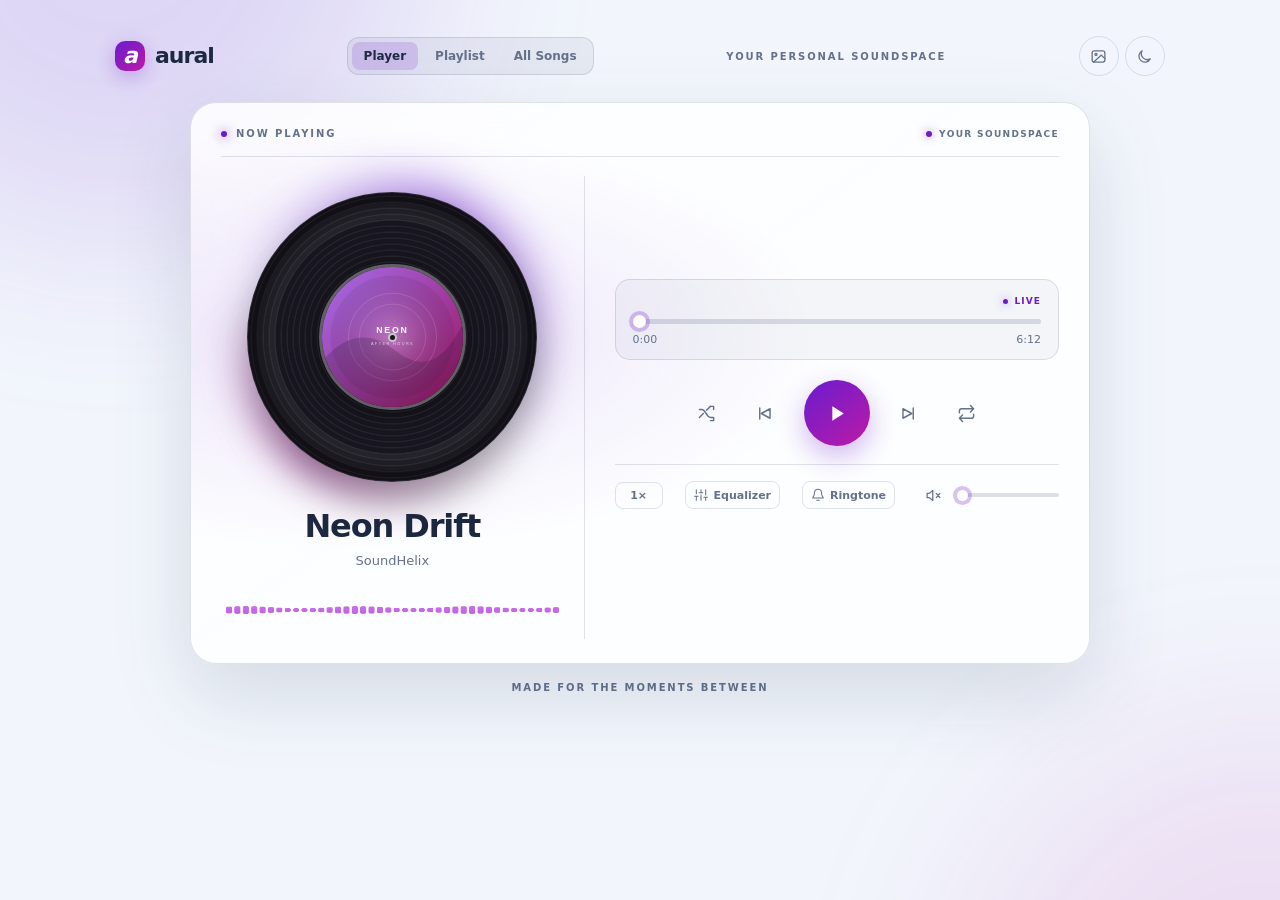
<file: index.html>
<!doctype html>
<html lang="en">
<head>
  <meta charset="utf-8">
  <meta name="viewport" content="width=device-width, initial-scale=1">
  <meta name="theme-color" content="#101018">
  <title>Aural — Music Player</title>
  <script src="theme.js"></script>
  <link rel="stylesheet" href="style.css">
  <script src="music-library.js" defer></script>
  <script src="audio-compatibility.js" defer></script>
  <script src="ringtone-store.js" defer></script>
  <script src="background-customizer.js" defer></script>
  <script src="script.js" defer></script>
</head>
<body>
  <div class="ambient ambient-one" aria-hidden="true"></div>
  <div class="ambient ambient-two" aria-hidden="true"></div>

  <main class="app-shell player-app-shell">
    <header class="topbar">
      <a class="brand" href="#" aria-label="Aural home">
        <span class="brand-mark" aria-hidden="true">a</span>
        <span>aural</span>
      </a>
      <nav class="page-nav" aria-label="Main navigation">
        <a class="page-nav-link" href="index.html" aria-current="page">Player</a>
        <a class="page-nav-link" href="playlist.html">Playlist</a>
        <a class="page-nav-link" href="playlist.html?view=all" id="nav-all-songs">All Songs</a>
      </nav>
      <span class="topbar-caption">YOUR PERSONAL SOUNDSPACE</span>
      <div class="topbar-actions">
        <button class="icon-button background-button" id="background-picker" type="button" aria-label="Choose a custom background" title="Choose a custom background">
          <svg viewBox="0 0 24 24" aria-hidden="true"><rect x="3" y="4" width="18" height="16" rx="3"/><circle cx="8.5" cy="9" r="1.5"/><path d="m21 15-5-5L5 20"/></svg>
        </button>
        <input class="visually-hidden" id="background-image-input" type="file" accept="image/*" tabindex="-1" aria-hidden="true">
        <button class="icon-button background-reset" id="background-reset" type="button" aria-label="Restore default background" title="Restore default background" hidden>
          <svg viewBox="0 0 24 24" aria-hidden="true"><path d="M3 12a9 9 0 1 0 2.6-6.4L3 8"/><path d="M3 3v5h5"/></svg>
        </button>
        <button class="icon-button theme-button" id="theme-toggle" type="button" aria-label="Toggle color theme" title="Toggle color theme">
          <svg viewBox="0 0 24 24" aria-hidden="true"><path d="M20.1 15.4A8.5 8.5 0 0 1 8.6 3.9 8.5 8.5 0 1 0 20.1 15.4Z"/></svg>
        </button>
      </div>
    </header>

    <div class="layout player-layout">
      <section class="player-card glass-card" aria-label="Music player">
        <div class="player-card-heading">
          <div class="section-kicker"><span class="live-dot"></span> NOW PLAYING</div>
          <span class="player-live-label"><span aria-hidden="true"></span> YOUR SOUNDSPACE</span>
        </div>

        <div class="player-main">
          <div class="player-art-column">
            <div class="artwork-wrap" id="artwork-wrap">
              <div class="artwork-halo" aria-hidden="true"></div>
              <div class="vinyl" id="vinyl">
                <div class="vinyl-grooves" aria-hidden="true"></div>
                <img class="cover-art" id="cover-art" alt="">
                <span class="vinyl-center" aria-hidden="true"></span>
              </div>
            </div>

            <div class="track-details">
              <h1 id="track-title">Loading music…</h1>
              <p id="track-artist">Aural sample collection</p>
            </div>

            <canvas class="visualizer" id="visualizer" width="720" height="112" aria-label="Audio visualizer"></canvas>
          </div>

          <div class="player-control-column">
            <div class="timeline">
              <div class="timeline-heading">
                <span class="timeline-live"><i aria-hidden="true"></i> LIVE</span>
              </div>
              <input class="range-input seek-range" id="seek" type="range" min="0" max="1000" value="0" step="1" aria-label="Seek through track">
              <div class="time-labels" aria-live="off">
                <span id="current-time">0:00</span>
                <span id="total-time">0:00</span>
              </div>
            </div>

            <div class="transport" aria-label="Playback controls">
              <button class="icon-button control-button" id="shuffle" type="button" aria-label="Shuffle off" aria-pressed="false" title="Shuffle (S)">
                <svg viewBox="0 0 24 24" aria-hidden="true"><path d="M17 3h4v4M3 17l5-5m4-4 5-5M21 17v4h-4M3 7h2.5a5 5 0 0 1 3.5 1.5l5 7A5 5 0 0 0 17.5 17H21"/></svg>
              </button>
              <button class="icon-button control-button" id="previous" type="button" aria-label="Previous track" title="Previous (P)">
                <svg viewBox="0 0 24 24" aria-hidden="true"><path d="M6 5v14M19 6 8 12l11 6V6Z"/></svg>
              </button>
              <button class="play-button" id="play-pause" type="button" aria-label="Play" title="Play or pause (Space)">
                <svg viewBox="0 0 24 24" aria-hidden="true"><path id="play-icon" d="M8 5v14l11-7z"/></svg>
              </button>
              <button class="icon-button control-button" id="next" type="button" aria-label="Next track" title="Next track (N)">
                <svg viewBox="0 0 24 24" aria-hidden="true"><path d="M18 5v14M5 6l11 6-11 6V6Z"/></svg>
              </button>
              <button class="icon-button control-button repeat-button" id="repeat" type="button" aria-label="Repeat off" aria-pressed="false" title="Repeat: off">
                <svg viewBox="0 0 24 24" aria-hidden="true"><path d="M17 2l4 4-4 4M3 11V9a3 3 0 0 1 3-3h15M7 22l-4-4 4-4m14-1v2a3 3 0 0 1-3 3H3"/></svg>
                <span class="repeat-one-badge" id="repeat-one-badge" aria-hidden="true">1</span>
              </button>
            </div>

            <div class="utility-row">
              <button class="text-button speed-button" id="speed" type="button" aria-label="Playback speed 1 times" title="Change playback speed">1.0×</button>
              <button class="text-button equalizer-toggle" id="equalizer-toggle" type="button" aria-label="Equalizer" aria-expanded="false" aria-controls="equalizer-panel">
                <svg viewBox="0 0 24 24" aria-hidden="true"><path d="M4 21v-7m0-4V3m8 18v-9m0-4V3m8 18v-5m0-4V3M1 14h6m2-6h6m2 8h6"/></svg>
                <span>Equalizer</span>
              </button>
              <button class="text-button ringtone-open-button" id="ringtone-open" type="button" aria-label="Ringtone" aria-haspopup="dialog">
                <svg viewBox="0 0 24 24" aria-hidden="true"><path d="M18 8a6 6 0 0 0-12 0c0 7-3 7-3 9h18c0-2-3-2-3-9M10 21h4"/></svg>
                <span>Ringtone</span>
              </button>
              <div class="volume-control">
                <button class="icon-button volume-button" id="mute" type="button" aria-label="Mute" aria-pressed="false" title="Mute or unmute (M)">
                  <svg viewBox="0 0 24 24" aria-hidden="true"><path id="volume-icon" d="M11 5 6 9H3v6h3l5 4V5Zm4 4a5 5 0 0 1 0 6m3-9a9 9 0 0 1 0 12"/></svg>
                </button>
                <input class="range-input volume-range" id="volume" type="range" min="0" max="100" value="80" aria-label="Volume">
              </div>
            </div>

            <section class="equalizer-panel" id="equalizer-panel" aria-label="Audio equalizer" hidden>
              <div class="equalizer-heading">
                <div>
                  <span class="section-kicker">SOUND SETTINGS</span>
                  <h2>Equalizer</h2>
                </div>
                <label class="equalizer-switch">
                  <input id="equalizer-enabled" type="checkbox" checked>
                  <span>On</span>
                </label>
              </div>
              <div class="equalizer-options">
                <label class="preset-label" for="equalizer-preset">Preset</label>
                <select class="preset-select" id="equalizer-preset" aria-label="Equalizer preset">
                  <option value="flat">Flat</option>
                  <option value="bass">Bass boost</option>
                  <option value="treble">Treble boost</option>
                  <option value="vocal">Vocal</option>
                  <option value="rock">Rock</option>
                  <option value="custom">Custom</option>
                </select>
                <button class="text-button equalizer-reset" id="equalizer-reset" type="button">Reset</button>
              </div>
              <div class="equalizer-bands" id="equalizer-bands"></div>
              <p class="equalizer-note">Adjust the sliders to shape the sound.</p>
            </section>

            <p class="status-message" id="status" role="status" aria-live="polite"></p>
          </div>
        </div>
      </section>

    </div>
    <footer class="footer-note">MADE FOR THE MOMENTS BETWEEN</footer>
  </main>

  <audio id="audio" preload="metadata"></audio>
  <div class="background-toast" id="background-toast" role="status" aria-live="polite" hidden></div>
  <dialog class="playlist-dialog ringtone-dialog" id="ringtone-dialog" aria-labelledby="ringtone-title">
    <form id="ringtone-form">
      <p class="section-kicker">MAKE IT YOURS</p>
      <h2 id="ringtone-title">Create a ringtone</h2>
      <p class="dialog-description">Choose a 1–30 second clip. It will be saved in your Ringtones playlist.</p>
      <label class="dialog-label" for="ringtone-name">Ringtone name</label>
      <input class="dialog-input" id="ringtone-name" name="title" type="text" maxlength="60" required>
      <div class="ringtone-time-inputs">
        <label class="dialog-label" for="ringtone-start">Start (seconds)
          <input class="dialog-input" id="ringtone-start" type="number" min="0" step="0.1" value="0" required>
        </label>
        <label class="dialog-label" for="ringtone-end">End (seconds)
          <input class="dialog-input" id="ringtone-end" type="number" min="1" step="0.1" value="20" required>
        </label>
      </div>
      <p class="ringtone-selection-status" id="ringtone-selection-status" aria-live="polite"></p>
      <div class="ringtone-actions">
        <button class="dialog-button secondary" id="ringtone-preview" type="button">Preview clip</button>
        <span class="ringtone-action-spacer"></span>
        <button class="dialog-button secondary" type="button" data-close-dialog>Cancel</button>
        <button class="dialog-button primary" id="ringtone-save" type="submit">Create ringtone</button>
      </div>
    </form>
  </dialog>
</body>
</html>
</file>
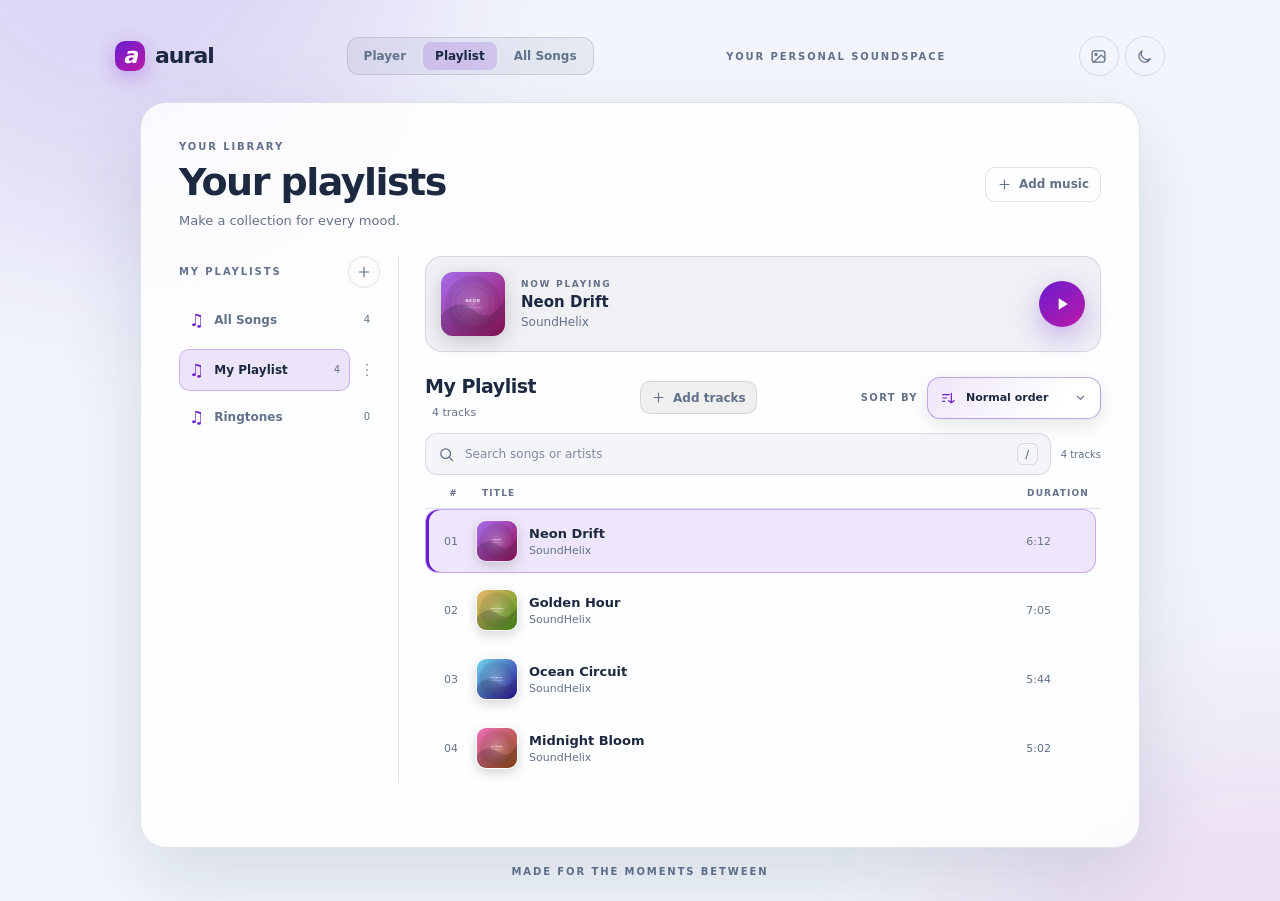
<file: playlist.html>
<!doctype html>
<html lang="en">
<head>
  <meta charset="utf-8">
  <meta name="viewport" content="width=device-width, initial-scale=1">
  <meta name="theme-color" content="#101018">
  <title>Aural — Playlist</title>
  <script src="theme.js"></script>
  <link rel="stylesheet" href="style.css">
  <script src="music-library.js" defer></script>
  <script src="audio-compatibility.js" defer></script>
  <script src="ringtone-store.js" defer></script>
  <script src="background-customizer.js" defer></script>
  <script src="playlist.js" defer></script>
</head>
<body>
  <div class="ambient ambient-one" aria-hidden="true"></div>
  <div class="ambient ambient-two" aria-hidden="true"></div>

  <main class="app-shell">
    <header class="topbar">
      <a class="brand" href="index.html" aria-label="Aural home">
        <span class="brand-mark" aria-hidden="true">a</span>
        <span>aural</span>
      </a>
      <nav class="page-nav" aria-label="Main navigation">
        <a class="page-nav-link" href="index.html">Player</a>
        <a class="page-nav-link" href="playlist.html" id="nav-playlist" aria-current="page">Playlist</a>
        <a class="page-nav-link" href="playlist.html?view=all" id="nav-all-songs">All Songs</a>
      </nav>
      <span class="topbar-caption">YOUR PERSONAL SOUNDSPACE</span>
      <div class="topbar-actions">
        <button class="icon-button background-button" id="background-picker" type="button" aria-label="Choose a custom background" title="Choose a custom background">
          <svg viewBox="0 0 24 24" aria-hidden="true"><rect x="3" y="4" width="18" height="16" rx="3"/><circle cx="8.5" cy="9" r="1.5"/><path d="m21 15-5-5L5 20"/></svg>
        </button>
        <input class="visually-hidden" id="background-image-input" type="file" accept="image/*" tabindex="-1" aria-hidden="true">
        <button class="icon-button background-reset" id="background-reset" type="button" aria-label="Restore default background" title="Restore default background" hidden>
          <svg viewBox="0 0 24 24" aria-hidden="true"><path d="M3 12a9 9 0 1 0 2.6-6.4L3 8"/><path d="M3 3v5h5"/></svg>
        </button>
        <button class="icon-button theme-button" id="theme-toggle" type="button" aria-label="Toggle color theme" title="Toggle color theme">
          <svg viewBox="0 0 24 24" aria-hidden="true"><path d="M20.1 15.4A8.5 8.5 0 0 1 8.6 3.9 8.5 8.5 0 1 0 20.1 15.4Z"/></svg>
        </button>
      </div>
    </header>

    <section class="library-page glass-card" aria-labelledby="library-title">
      <div class="library-heading">
        <div>
          <p class="section-kicker">YOUR LIBRARY</p>
          <h1 id="library-title">Your playlists</h1>
          <p class="library-subtitle">Make a collection for every mood.</p>
        </div>
        <label class="add-button" for="add-songs">
          <svg viewBox="0 0 24 24" aria-hidden="true"><path d="M12 5v14M5 12h14"/></svg>
          <span>Add music</span>
          <input id="add-songs" type="file" accept="audio/*" multiple>
        </label>
      </div>

      <div class="playlist-workspace">
        <aside class="playlist-browser" aria-label="Your playlists">
          <div class="playlist-browser-heading">
            <span class="section-kicker">MY PLAYLISTS</span>
            <button class="icon-button create-playlist-button" id="create-playlist" type="button" aria-label="Create a new playlist" title="Create a new playlist">
              <svg viewBox="0 0 24 24" aria-hidden="true"><path d="M12 5v14M5 12h14"/></svg>
            </button>
          </div>
          <button class="playlist-nav-button all-songs-button" id="all-songs" type="button" aria-current="false">
            <span class="playlist-nav-icon" aria-hidden="true">♫</span>
            <span class="playlist-nav-copy"><span class="playlist-nav-name">All Songs</span></span>
            <span class="playlist-nav-count" id="all-songs-count">0</span>
          </button>
          <ul class="playlist-nav-list" id="playlist-nav"></ul>
        </aside>

        <div class="playlist-content">
          <div class="library-now-playing" aria-label="Selected track">
            <img id="library-cover" src="" alt="">
            <div class="library-now-copy">
              <span class="section-kicker">NOW PLAYING</span>
              <strong id="library-title-now">Neon Drift</strong>
              <span id="library-artist-now">SoundHelix</span>
            </div>
            <button class="play-button library-play-button" id="library-play" type="button" aria-label="Play" title="Play or pause (Space)">
              <svg viewBox="0 0 24 24" aria-hidden="true"><path id="library-play-icon" d="M8 5v14l11-7z"/></svg>
            </button>
          </div>

          <div class="playlist-title-row">
            <div>
              <h2 id="selected-playlist-name">My Playlist</h2>
              <span class="track-count" id="selected-playlist-count">4 tracks</span>
            </div>
            <button class="add-button add-tracks-button" id="add-tracks" type="button">
              <svg viewBox="0 0 24 24" aria-hidden="true"><path d="M12 5v14M5 12h14"/></svg>
              <span>Add tracks</span>
            </button>
            <div class="sort-control" id="all-songs-sort-control">
              <span class="sort-label">SORT BY</span>
              <div class="sort-picker">
                <button class="sort-trigger" id="sort-trigger" type="button" aria-haspopup="menu" aria-expanded="false" aria-controls="sort-menu">
                  <svg class="sort-trigger-icon" viewBox="0 0 24 24" aria-hidden="true"><path d="M4 7h10M4 12h6M4 17h3M17 5v14m-4-3 4 3 4-3"/></svg>
                  <span id="sort-current-label">Normal order</span>
                  <svg class="sort-chevron" viewBox="0 0 24 24" aria-hidden="true"><path d="m7 10 5 5 5-5"/></svg>
                </button>
                <div class="sort-menu" id="sort-menu" role="menu" aria-label="Sort songs" hidden>
                  <span class="sort-menu-heading">Arrange your music</span>
                  <button class="sort-option" type="button" role="menuitemradio" aria-checked="false" data-sort-order="default">
                    <span class="sort-option-copy"><strong>Normal order</strong><small>Keep the playlist order</small></span>
                    <svg viewBox="0 0 24 24" aria-hidden="true"><path d="m5 12 4 4L19 6"/></svg>
                  </button>
                  <button class="sort-option" type="button" role="menuitemradio" aria-checked="false" data-sort-order="alphabetical">
                    <span class="sort-option-copy"><strong>Alphabetical</strong><small>Sort titles from A to Z</small></span>
                    <svg viewBox="0 0 24 24" aria-hidden="true"><path d="m5 12 4 4L19 6"/></svg>
                  </button>
                  <button class="sort-option" type="button" role="menuitemradio" aria-checked="false" data-sort-order="duration">
                    <span class="sort-option-copy"><strong>Song duration</strong><small>Shortest tracks first</small></span>
                    <svg viewBox="0 0 24 24" aria-hidden="true"><path d="m5 12 4 4L19 6"/></svg>
                  </button>
                  <button class="sort-option" type="button" role="menuitemradio" aria-checked="false" data-sort-order="random">
                    <span class="sort-option-copy"><strong>Random order</strong><small>Shuffle the track list</small></span>
                    <svg viewBox="0 0 24 24" aria-hidden="true"><path d="m5 12 4 4L19 6"/></svg>
                  </button>
                  <button class="sort-option" type="button" role="menuitemradio" aria-checked="false" data-sort-order="added">
                    <span class="sort-option-copy"><strong>Download order</strong><small>Newest additions first</small></span>
                    <svg viewBox="0 0 24 24" aria-hidden="true"><path d="m5 12 4 4L19 6"/></svg>
                  </button>
                </div>
              </div>
            </div>
          </div>

          <div class="library-search-row" role="search">
            <label class="library-search" for="library-search-input">
              <svg viewBox="0 0 24 24" aria-hidden="true"><circle cx="10.8" cy="10.8" r="6.8"/><path d="m16 16 4.5 4.5"/></svg>
              <input id="library-search-input" type="search" placeholder="Search songs or artists" autocomplete="off" aria-label="Search this collection">
              <kbd>/</kbd>
            </label>
            <button class="search-clear" id="library-search-clear" type="button" aria-label="Clear search" title="Clear search" hidden>
              <svg viewBox="0 0 24 24" aria-hidden="true"><path d="m6 6 12 12M18 6 6 18"/></svg>
            </button>
            <span class="search-results-count" id="library-search-count" aria-live="polite"></span>
          </div>

          <div class="library-list-heading" aria-hidden="true">
            <span>#</span>
            <span>TITLE</span>
            <span>DURATION</span>
          </div>
          <ul class="playlist library-track-list" id="library-tracks" aria-label="Tracks in selected playlist"></ul>
        </div>
      </div>
      <p class="status-message library-status" id="library-status" role="status" aria-live="polite"></p>
    </section>

    <footer class="footer-note">MADE FOR THE MOMENTS BETWEEN</footer>
  </main>
  <audio id="library-audio" preload="metadata"></audio>
  <div class="background-toast" id="background-toast" role="status" aria-live="polite" hidden></div>
  <dialog class="playlist-dialog" id="create-playlist-dialog" aria-labelledby="create-playlist-title">
    <form id="create-playlist-form">
      <p class="section-kicker">NEW COLLECTION</p>
      <h2 id="create-playlist-title">Create a playlist</h2>
      <label class="dialog-label" for="new-playlist-name">Playlist name</label>
      <input class="dialog-input" id="new-playlist-name" name="name" type="text" maxlength="40" placeholder="e.g. Late night" required>
      <p class="dialog-error" id="create-playlist-error" aria-live="polite"></p>
      <div class="dialog-actions">
        <button class="dialog-button secondary" type="button" data-close-dialog>Cancel</button>
        <button class="dialog-button primary" type="submit">Create playlist</button>
      </div>
    </form>
  </dialog>
  <dialog class="playlist-dialog" id="rename-playlist-dialog" aria-labelledby="rename-playlist-title">
    <form id="rename-playlist-form">
      <p class="section-kicker">PLAYLIST OPTIONS</p>
      <h2 id="rename-playlist-title">Rename playlist</h2>
      <label class="dialog-label" for="rename-playlist-name">Playlist name</label>
      <input class="dialog-input" id="rename-playlist-name" name="name" type="text" maxlength="40" required>
      <p class="dialog-error" id="rename-playlist-error" aria-live="polite"></p>
      <div class="dialog-actions">
        <button class="dialog-button secondary" type="button" data-close-dialog>Cancel</button>
        <button class="dialog-button primary" type="submit">Save name</button>
      </div>
    </form>
  </dialog>
  <dialog class="playlist-dialog add-tracks-dialog" id="add-tracks-dialog" aria-labelledby="add-tracks-title">
    <form id="add-tracks-form">
      <p class="section-kicker">YOUR MUSIC</p>
      <h2 id="add-tracks-title">Add tracks</h2>
      <p class="dialog-description">Choose the songs to include in this playlist.</p>
      <ul class="available-tracks" id="available-tracks"></ul>
      <div class="dialog-actions">
        <button class="dialog-button secondary" type="button" data-close-dialog>Cancel</button>
        <button class="dialog-button primary" type="submit">Save tracks</button>
      </div>
    </form>
  </dialog>
</body>
</html>
</file>
<file: style.css>
:root {
  color-scheme: dark;
  --h: 266;
  --accent: hsl(var(--h) 84% 72%);
  --accent-soft: hsl(calc(var(--h) + 42) 88% 68%);
  --page: #0c1220;
  --text: #f4f7ff;
  --muted: #a4afc5;
  --card: rgba(22, 30, 49, .82);
  --card-strong: rgba(220, 230, 255, .065);
  --border: rgba(202, 216, 255, .14);
  --track: rgba(211, 223, 255, .19);
  --shadow: 0 32px 90px rgba(3, 8, 20, .42);
  --background-wash: rgba(8, 15, 29, .68);
  --danger: #ff829b;
  --danger-wash: rgba(255, 104, 137, .14);
  --ambient-one-opacity: .23;
  --ambient-two-opacity: .18;
  --font-body: "Segoe UI Variable", "Aptos", "Segoe UI", system-ui, sans-serif;
  --font-display: "Segoe UI Variable Display", "Aptos Display", "Segoe UI", system-ui, sans-serif;
  font-family: var(--font-body);
  font-kerning: normal;
}

:root[data-theme="light"] {
  color-scheme: light;
  --accent: hsl(var(--h) 76% 46%);
  --accent-soft: hsl(calc(var(--h) + 42) 76% 42%);
  --page: #f2f6fc;
  --text: #1c2940;
  --muted: #63718a;
  --card: rgba(255, 255, 255, .84);
  --card-strong: rgba(47, 69, 106, .065);
  --border: rgba(51, 72, 111, .15);
  --track: rgba(61, 81, 118, .18);
  --shadow: 0 30px 80px rgba(37, 58, 95, .15);
  --background-wash: rgba(239, 244, 252, .72);
  --danger: #c83357;
  --danger-wash: rgba(200, 51, 87, .1);
  --ambient-one-opacity: .14;
  --ambient-two-opacity: .1;
}

@media (prefers-color-scheme: light) {
  :root:not([data-theme="dark"]) {
    color-scheme: light;
    --accent: hsl(var(--h) 76% 46%);
    --accent-soft: hsl(calc(var(--h) + 42) 76% 42%);
    --page: #f2f6fc;
    --text: #1c2940;
    --muted: #63718a;
    --card: rgba(255, 255, 255, .84);
    --card-strong: rgba(47, 69, 106, .065);
    --border: rgba(51, 72, 111, .15);
    --track: rgba(61, 81, 118, .18);
    --shadow: 0 30px 80px rgba(37, 58, 95, .15);
    --background-wash: rgba(239, 244, 252, .72);
    --danger: #c83357;
    --danger-wash: rgba(200, 51, 87, .1);
    --ambient-one-opacity: .14;
    --ambient-two-opacity: .1;
  }
}

* { box-sizing: border-box; }
body {
  min-width: 320px;
  min-height: 100vh;
  margin: 0;
  overflow-x: hidden;
  background: var(--page);
  color: var(--text);
  transition: background-color .35s ease, color .35s ease;
}
body::before {
  position: fixed;
  z-index: 0;
  inset: 0;
  background-image: linear-gradient(var(--background-wash), var(--background-wash)), var(--custom-background-image, none);
  background-position: center;
  background-size: cover;
  content: "";
  opacity: 0;
  pointer-events: none;
  transition: opacity .45s ease;
}
:root[data-custom-background="true"] body::before { opacity: 1; }
:root[data-custom-background="true"] .ambient-one,
:root[data-custom-background="true"] .ambient-two { opacity: .1; }
button, input { font: inherit; }
button { color: inherit; }
option {
  background: var(--page);
  color: var(--text);
}
button:focus-visible, input:focus-visible, a:focus-visible, .add-button:focus-within {
  outline: 2px solid var(--accent);
  outline-offset: 4px;
}
svg {
  width: 20px;
  height: 20px;
  fill: none;
  stroke: currentColor;
  stroke-width: 1.8;
  stroke-linecap: round;
  stroke-linejoin: round;
}

.ambient {
  position: fixed;
  z-index: 0;
  width: 48vw;
  height: 48vw;
  min-width: 400px;
  min-height: 400px;
  border-radius: 50%;
  filter: blur(100px);
  opacity: .23;
  pointer-events: none;
  transition: background 1s ease;
}
.ambient-one { top: -29vw; left: -15vw; background: var(--accent); opacity: var(--ambient-one-opacity); }
.ambient-two { right: -23vw; bottom: -34vw; background: var(--accent-soft); opacity: var(--ambient-two-opacity); }
.app-shell {
  position: relative;
  z-index: 1;
  width: min(100% - 48px, 1050px);
  margin: 0 auto;
  padding: 36px 0 24px;
}
.player-app-shell { width: min(100% - 48px, 1050px); }
.topbar {
  display: flex;
  align-items: center;
  justify-content: space-between;
  margin-bottom: 26px;
}
.topbar-actions { display: flex; flex: 0 0 auto; align-items: center; gap: 6px; }
.topbar-actions .icon-button { border: 1px solid var(--border); }
.topbar-actions .icon-button svg { width: 17px; height: 17px; }
.topbar-actions .icon-button:hover {
  border-color: color-mix(in srgb, var(--accent) 52%, var(--border));
  color: var(--accent);
}
.topbar-actions .icon-button[hidden] { display: none; }
.visually-hidden {
  position: absolute;
  width: 1px;
  height: 1px;
  padding: 0;
  overflow: hidden;
  clip: rect(0, 0, 0, 0);
  white-space: nowrap;
  clip-path: inset(50%);
}
.background-toast {
  position: fixed;
  z-index: 20;
  right: 20px;
  bottom: 20px;
  max-width: min(360px, calc(100vw - 40px));
  padding: 12px 16px;
  border: 1px solid color-mix(in srgb, var(--accent) 35%, var(--border));
  border-radius: 12px;
  background: color-mix(in srgb, var(--page) 86%, var(--card));
  color: var(--text);
  font-size: 12px;
  box-shadow: var(--shadow);
  -webkit-backdrop-filter: blur(18px);
  backdrop-filter: blur(18px);
}
.background-toast[hidden] { display: none; }
.brand {
  display: inline-flex;
  align-items: center;
  gap: 10px;
  color: var(--text);
  font: 750 22px/1 var(--font-display);
  letter-spacing: -.045em;
  text-decoration: none;
}
.brand-mark {
  display: grid;
  width: 30px;
  height: 30px;
  place-items: center;
  border-radius: 10px;
  background: linear-gradient(140deg, var(--accent), var(--accent-soft));
  color: #fff;
  font-size: 22px;
  font-style: italic;
  box-shadow: 0 6px 20px color-mix(in srgb, var(--accent) 30%, transparent);
}
.topbar-caption, .footer-note, .section-kicker {
  font-size: 10px;
  font-weight: 700;
  letter-spacing: .19em;
}
.topbar-caption, .footer-note { color: var(--muted); }
.icon-button {
  display: grid;
  flex: 0 0 auto;
  width: 40px;
  height: 40px;
  padding: 0;
  place-items: center;
  border: 0;
  border-radius: 50%;
  background: transparent;
  color: var(--muted);
  cursor: pointer;
  transition: color .2s ease, background .2s ease, transform .15s ease;
}
.icon-button:hover { color: var(--text); background: var(--card-strong); }
.icon-button:active, .play-button:active { transform: scale(.94); }
.theme-button { border: 1px solid var(--border); }
.theme-button svg { width: 18px; height: 18px; }
.page-nav {
  display: flex;
  align-items: center;
  gap: 5px;
  padding: 4px;
  border: 1px solid var(--border);
  border-radius: 12px;
  background: var(--card-strong);
}
.page-nav-link {
  white-space: nowrap;
  padding: 7px 12px;
  border-radius: 8px;
  color: var(--muted);
  font-size: 12px;
  font-weight: 600;
  text-decoration: none;
}
.page-nav-link:hover, .page-nav-link[aria-current="page"] {
  background: color-mix(in srgb, var(--accent) 16%, transparent);
  color: var(--text);
}

.layout {
  display: grid;
  grid-template-columns: minmax(0, 1.02fr) minmax(340px, .98fr);
  gap: 20px;
  align-items: stretch;
}
.player-layout { grid-template-columns: minmax(0, 900px); justify-content: center; }
.glass-card {
  border: 1px solid var(--border);
  border-radius: 26px;
  background: var(--card);
  box-shadow: var(--shadow);
  -webkit-backdrop-filter: blur(24px);
  backdrop-filter: blur(24px);
}
.player-card {
  display: flex;
  min-width: 0;
  flex-direction: column;
  padding: 25px 30px 24px;
  overflow: visible;
  background:
    radial-gradient(ellipse at 18% 42%, color-mix(in srgb, var(--accent) 12%, transparent), transparent 46%),
    linear-gradient(145deg, color-mix(in srgb, var(--card) 94%, white 6%), var(--card) 58%);
}
.section-kicker {
  color: var(--muted);
}
.player-card-heading {
  display: flex;
  align-items: center;
  justify-content: space-between;
  padding-bottom: 17px;
  border-bottom: 1px solid var(--border);
}
.player-card-heading .section-kicker {
  display: flex;
  align-items: center;
  gap: 9px;
}
.player-live-label {
  display: inline-flex;
  align-items: center;
  gap: 7px;
  color: var(--muted);
  font-size: 9px;
  font-weight: 700;
  letter-spacing: .15em;
}
.player-live-label > span, .timeline-live i {
  width: 6px;
  height: 6px;
  border-radius: 50%;
  background: var(--accent);
  box-shadow: 0 0 10px color-mix(in srgb, var(--accent) 70%, transparent);
}
.playing .player-live-label > span {
  animation: live-pulse 1.7s ease-in-out infinite;
}
@keyframes live-pulse {
  50% { opacity: .4; transform: scale(.78); }
}
.player-main {
  display: grid;
  min-width: 0;
  grid-template-columns: minmax(0, .9fr) minmax(0, 1.1fr);
  align-items: center;
  gap: 30px;
  padding-top: 19px;
}
.player-art-column {
  display: flex;
  min-width: 0;
  flex-direction: column;
  align-items: center;
  justify-content: center;
  padding: 12px 25px 5px 5px;
  border-right: 1px solid var(--border);
}
.player-control-column {
  display: flex;
  min-width: 0;
  flex-direction: column;
  justify-content: center;
}
.live-dot {
  width: 6px;
  height: 6px;
  border-radius: 50%;
  background: var(--accent);
  box-shadow: 0 0 12px var(--accent);
}
.artwork-wrap {
  position: relative;
  width: min(100%, 290px);
  margin: 4px auto 25px;
  aspect-ratio: 1;
}
.artwork-halo {
  position: absolute;
  inset: -13px;
  border-radius: 50%;
  background: conic-gradient(from 20deg, var(--accent), transparent 33%, var(--accent-soft), transparent 74%, var(--accent));
  filter: blur(21px);
  opacity: .52;
  transition: background 1s ease;
}
.vinyl {
  position: relative;
  display: grid;
  width: 100%;
  height: 100%;
  place-items: center;
  overflow: hidden;
  border: 1px solid rgba(255,255,255,.09);
  border-radius: 50%;
  background: repeating-radial-gradient(circle, #17151d 0 2px, #25232d 2.5px 3px, #17151d 4px 6px);
  box-shadow: 0 20px 36px rgba(0,0,0,.35), inset 0 0 0 10px rgba(0,0,0,.24);
  animation: spin-record 11s linear infinite paused;
}
.playing .vinyl { animation-play-state: running; }
.vinyl-grooves {
  position: absolute;
  inset: 9%;
  border: 1px solid rgba(255,255,255,.07);
  border-radius: 50%;
  box-shadow: 0 0 0 5px rgba(255,255,255,.025), 0 0 0 11px rgba(255,255,255,.018), 0 0 0 17px rgba(255,255,255,.018);
}
.cover-art {
  position: relative;
  width: 51%;
  height: 51%;
  border: 3px solid rgba(255,255,255,.32);
  border-radius: 50%;
  object-fit: cover;
  box-shadow: 0 4px 18px rgba(0,0,0,.3);
}
.vinyl-center {
  position: absolute;
  z-index: 2;
  width: 9px;
  height: 9px;
  border: 2px solid rgba(255,255,255,.75);
  border-radius: 50%;
  background: #17151d;
}
@keyframes spin-record { to { transform: rotate(360deg); } }
.track-details {
  width: 100%;
  text-align: center;
}
.track-details h1 {
  overflow: hidden;
  margin: 0;
  font: 750 clamp(23px, 3vw, 32px)/1.2 var(--font-display);
  letter-spacing: -.035em;
  text-overflow: ellipsis;
  white-space: nowrap;
}
.track-details p {
  margin: 8px 0 0;
  color: var(--muted);
  font-size: 13px;
}
.visualizer {
  display: block;
  width: 100%;
  height: 48px;
  margin: 18px 0 0;
  opacity: .9;
}
.timeline { width: 100%; padding: 16px 17px 13px; border: 1px solid var(--border); border-radius: 15px; background: color-mix(in srgb, var(--card-strong) 70%, transparent); }
.timeline-heading { display: flex; align-items: center; justify-content: flex-end; margin-bottom: 13px; color: var(--muted); font-size: 10px; font-weight: 700; letter-spacing: .11em; }
.timeline-live { display: inline-flex; align-items: center; gap: 6px; color: var(--accent); font-size: 9px; }
.timeline-live i { width: 5px; height: 5px; }
.range-input {
  display: block;
  width: 100%;
  height: 5px;
  margin: 0;
  padding: 0;
  appearance: none;
  border-radius: 20px;
  background: linear-gradient(90deg, var(--accent) var(--fill, 0%), var(--track) var(--fill, 0%));
  cursor: pointer;
}
.range-input::-webkit-slider-thumb {
  width: 13px;
  height: 13px;
  appearance: none;
  border: 0;
  border-radius: 50%;
  background: #fff;
  box-shadow: 0 0 0 4px color-mix(in srgb, var(--accent) 26%, transparent);
}
.range-input::-moz-range-thumb {
  width: 13px;
  height: 13px;
  border: 0;
  border-radius: 50%;
  background: #fff;
  box-shadow: 0 0 0 4px color-mix(in srgb, var(--accent) 26%, transparent);
}
.time-labels {
  display: flex;
  justify-content: space-between;
  margin-top: 9px;
  color: var(--muted);
  font-size: 11px;
  font-variant-numeric: tabular-nums;
}
.transport {
  display: flex;
  width: 100%;
  align-items: center;
  justify-content: center;
  gap: clamp(9px, 1.8vw, 20px);
  margin: 20px 0 18px;
}
.control-button { width: 38px; height: 38px; }
.control-button svg { width: 19px; height: 19px; }
.control-button[aria-pressed="true"] { color: var(--accent); }
.play-button {
  display: grid;
  width: 66px;
  height: 66px;
  flex: 0 0 auto;
  padding: 0;
  place-items: center;
  border: 0;
  border-radius: 50%;
  background: linear-gradient(140deg, var(--accent), var(--accent-soft));
  color: #fff;
  box-shadow: 0 10px 28px color-mix(in srgb, var(--accent) 32%, transparent);
  cursor: pointer;
  transition: transform .2s ease, box-shadow .2s ease;
}
.play-button:hover {
  transform: scale(1.06);
  box-shadow: 0 12px 34px color-mix(in srgb, var(--accent) 48%, transparent);
}
.play-button svg { width: 25px; height: 25px; fill: currentColor; stroke: none; }
.repeat-button { position: relative; }
.repeat-one-badge {
  position: absolute;
  top: 7px;
  right: 5px;
  display: none;
  font-size: 9px;
  font-weight: 700;
}
.repeat-button[data-mode="one"] .repeat-one-badge { display: block; }
.utility-row {
  display: flex;
  width: 100%;
  align-items: center;
  justify-content: space-between;
  gap: 8px;
  padding-top: 14px;
  border-top: 1px solid var(--border);
}
.text-button {
  min-width: 48px;
  padding: 6px 8px;
  border: 1px solid var(--border);
  border-radius: 8px;
  background: transparent;
  color: var(--muted);
  font-size: 11px;
  font-weight: 700;
  cursor: pointer;
}
.ringtone-open-button { display: inline-flex; align-items: center; justify-content: center; gap: 5px; }
.ringtone-open-button svg { width: 14px; height: 14px; }
.text-button:hover { color: var(--text); border-color: var(--accent); }
.volume-control {
  display: flex;
  width: min(142px, 32%);
  align-items: center;
  gap: 8px;
}
.volume-button { width: 32px; height: 32px; }
.volume-button svg { width: 17px; height: 17px; }
.volume-range { height: 4px; }
.volume-range::-webkit-slider-thumb { width: 11px; height: 11px; }
.volume-range::-moz-range-thumb { width: 11px; height: 11px; }
.equalizer-toggle { display: inline-flex; align-items: center; justify-content: center; gap: 6px; }
.equalizer-toggle svg { width: 14px; height: 14px; }
.equalizer-toggle[aria-expanded="true"] { border-color: var(--accent); color: var(--accent); }
.equalizer-panel {
  width: 100%;
  margin-top: 12px;
  padding: 16px 17px 12px;
  border: 1px solid var(--border);
  border-radius: 15px;
  background: var(--card-strong);
}
.equalizer-panel[hidden] { display: none; }
.equalizer-heading, .equalizer-options {
  display: flex;
  align-items: center;
  justify-content: space-between;
  gap: 10px;
}
.equalizer-heading .section-kicker { font-size: 8px; }
.equalizer-heading h2 { margin: 3px 0 0; font: 700 15px/1.2 var(--font-display); }
.equalizer-switch { display: inline-flex; align-items: center; gap: 7px; color: var(--muted); font-size: 11px; cursor: pointer; }
.equalizer-switch input { width: 15px; height: 15px; margin: 0; accent-color: var(--accent); }
.equalizer-options { justify-content: flex-start; margin-top: 12px; }
.preset-label { color: var(--muted); font-size: 11px; }
.preset-select {
  min-width: 120px;
  padding: 6px 26px 6px 9px;
  border: 1px solid var(--border);
  border-radius: 8px;
  background: var(--page);
  color: var(--text);
  font-size: 11px;
}
.equalizer-reset { min-width: auto; margin-left: auto; padding: 5px 9px; font-size: 10px; }
.equalizer-bands {
  display: grid;
  grid-template-columns: repeat(5, minmax(0, 1fr));
  gap: 10px;
  margin-top: 12px;
}
.equalizer-band { display: flex; min-width: 0; flex-direction: column; align-items: center; gap: 5px; }
.equalizer-value { min-height: 14px; color: var(--muted); font-size: 9px; font-variant-numeric: tabular-nums; }
.equalizer-slider {
  width: 20px;
  height: 92px;
  margin: 2px 0;
  writing-mode: vertical-lr;
  direction: rtl;
  accent-color: var(--accent);
  cursor: pointer;
}
.equalizer-frequency { color: var(--muted); font-size: 9px; white-space: nowrap; }
.equalizer-note { margin: 11px 0 0; color: var(--muted); font-size: 10px; text-align: center; }
.status-message {
  min-height: 17px;
  margin: 8px 0 0;
  color: var(--muted);
  font-size: 11px;
  text-align: center;
}
.status-message:not(:empty) { color: var(--accent); }

.playlist-card {
  display: flex;
  min-width: 0;
  flex-direction: column;
  padding: 28px 25px 20px;
}
.playlist-heading {
  display: flex;
  align-items: center;
  justify-content: space-between;
  gap: 12px;
  margin-bottom: 20px;
}
.playlist-heading .section-kicker { margin: 0 0 7px; }
.playlist-heading h2 {
  margin: 0;
  font: 700 21px/1.2 var(--font-display);
  letter-spacing: -.025em;
}
.track-count {
  margin-left: 7px;
  color: var(--muted);
  font: 400 12px var(--font-body);
  letter-spacing: 0;
}
.add-button {
  display: inline-flex;
  flex: 0 0 auto;
  align-items: center;
  gap: 7px;
  padding: 9px 11px;
  border: 1px solid var(--border);
  border-radius: 10px;
  color: var(--muted);
  font-size: 12px;
  font-weight: 600;
  cursor: pointer;
  transition: color .2s, border-color .2s, background .2s;
}
.add-button:hover { border-color: var(--accent); background: var(--card-strong); color: var(--text); }
.add-button svg { width: 15px; height: 15px; }
.add-button input { position: absolute; width: 1px; height: 1px; overflow: hidden; clip: rect(0,0,0,0); white-space: nowrap; }
.playlist {
  display: flex;
  min-height: 0;
  max-height: 480px;
  flex: 1;
  flex-direction: column;
  gap: 5px;
  overflow: auto;
  margin: 0;
  padding: 0 5px 3px 0;
  list-style: none;
  scrollbar-color: var(--track) transparent;
  scrollbar-width: thin;
}
.playlist-item {
  display: grid;
  min-width: 0;
  grid-template-columns: 35px minmax(0, 1fr) auto;
  align-items: center;
  gap: 11px;
  padding: 10px 11px;
  border: 1px solid transparent;
  border-radius: 13px;
  cursor: pointer;
  transition: background .2s, border-color .2s, transform .2s;
}
.playlist-item:hover { background: var(--card-strong); }
.playlist-item:focus-visible { outline: 2px solid var(--accent); outline-offset: 2px; }
.playlist-item.active {
  border-color: color-mix(in srgb, var(--accent) 30%, transparent);
  background: color-mix(in srgb, var(--accent) 10%, transparent);
}
.track-marker {
  display: grid;
  width: 30px;
  height: 30px;
  place-items: center;
  color: var(--muted);
  font-size: 11px;
  font-variant-numeric: tabular-nums;
}
.track-equalizer {
  display: none;
  align-items: flex-end;
  justify-content: center;
  gap: 2px;
  height: 15px;
}
.track-equalizer i {
  width: 3px;
  height: 5px;
  border-radius: 2px;
  background: var(--accent);
  animation: equalize .65s ease-in-out infinite alternate;
}
.track-equalizer i:nth-child(2) { height: 11px; animation-delay: .18s; }
.track-equalizer i:nth-child(3) { height: 7px; animation-delay: .36s; }
.playing .playlist-item.active .track-index { display: none; }
.playing .playlist-item.active .track-equalizer { display: flex; }
.paused .playlist-item.active .track-equalizer i { animation-play-state: paused; }
@keyframes equalize { to { height: 14px; } }
.track-copy { min-width: 0; }
.track-name, .track-artist {
  display: block;
  overflow: hidden;
  text-overflow: ellipsis;
  white-space: nowrap;
}
.track-name { font-size: 13px; font-weight: 600; }
.track-artist { margin-top: 3px; color: var(--muted); font-size: 11px; }
.track-duration {
  color: var(--muted);
  font-size: 11px;
  font-variant-numeric: tabular-nums;
}
.empty-library {
  padding: 28px 12px;
  color: var(--muted);
  font-size: 13px;
  text-align: center;
}
.keyboard-hint {
  display: flex;
  flex-wrap: wrap;
  gap: 10px 14px;
  margin-top: 15px;
  padding-top: 15px;
  border-top: 1px solid var(--border);
  color: var(--muted);
  font-size: 10px;
}
kbd {
  padding: 2px 5px;
  border: 1px solid var(--border);
  border-radius: 4px;
  color: var(--text);
  font: 600 10px var(--font-body);
}
.footer-note { padding-top: 18px; text-align: center; }
.library-page {
  width: min(100%, 1000px);
  min-height: 620px;
  margin: 0 auto;
  padding: clamp(22px, 5vw, 38px);
}
.library-heading {
  display: flex;
  align-items: center;
  justify-content: space-between;
  gap: 16px;
}
.library-heading .section-kicker { margin: 0 0 9px; }
.library-heading h1 {
  margin: 0;
  font: 750 clamp(29px, 5vw, 38px)/1.15 var(--font-display);
  letter-spacing: -.04em;
}
.library-subtitle { margin: 8px 0 0; color: var(--muted); font-size: 13px; }
.playlist-workspace {
  display: grid;
  grid-template-columns: minmax(170px, 220px) minmax(0, 1fr);
  gap: 26px;
  margin-top: 28px;
}
.playlist-browser {
  min-width: 0;
  padding-right: 18px;
  border-right: 1px solid var(--border);
}
.playlist-browser-heading {
  display: flex;
  align-items: center;
  justify-content: space-between;
  gap: 8px;
  margin-bottom: 11px;
}
.playlist-browser-heading .section-kicker { margin: 0; }
.create-playlist-button { width: 32px; height: 32px; border: 1px solid var(--border); }
.create-playlist-button svg { width: 16px; height: 16px; }
.playlist-nav-list {
  display: flex;
  flex-direction: column;
  gap: 5px;
  margin: 0;
  padding: 0;
  list-style: none;
}
.playlist-nav-item {
  position: relative;
  display: flex;
  min-width: 0;
  align-items: center;
  gap: 2px;
}
.playlist-nav-button {
  display: flex;
  min-width: 0;
  min-height: 42px;
  flex: 1;
  align-items: center;
  gap: 10px;
  padding: 7px 9px;
  border: 1px solid transparent;
  border-radius: 10px;
  background: transparent;
  color: var(--muted);
  text-align: left;
  cursor: pointer;
}
.playlist-nav-button:hover { background: var(--card-strong); color: var(--text); }
.playlist-nav-button.selected {
  border-color: color-mix(in srgb, var(--accent) 25%, transparent);
  background: color-mix(in srgb, var(--accent) 11%, transparent);
  color: var(--text);
}
.playlist-nav-icon { color: var(--accent); font-size: 17px; }
.all-songs-button { width: 100%; margin: 8px 0; }
.playlist-nav-copy { min-width: 0; flex: 1; }
.playlist-nav-name { display: block; overflow: hidden; font-size: 12px; font-weight: 600; text-overflow: ellipsis; white-space: nowrap; }
.playlist-nav-count { color: var(--muted); font-size: 10px; }
.playlist-menu-wrap { position: relative; flex: 0 0 auto; }
.playlist-menu-toggle, .remove-track-button {
  display: grid;
  width: 28px;
  height: 30px;
  flex: 0 0 auto;
  place-items: center;
  border: 0;
  border-radius: 8px;
  background: transparent;
  color: var(--muted);
  cursor: pointer;
}
.playlist-menu-toggle { opacity: .75; }
.playlist-nav-item:hover .playlist-menu-toggle, .playlist-menu-toggle:focus-visible, .playlist-menu-toggle[aria-expanded="true"] { opacity: 1; }
.playlist-menu-toggle svg { width: 18px; height: 18px; stroke-width: 2.4; }
.playlist-menu-toggle:hover, .playlist-menu-toggle[aria-expanded="true"] { background: var(--card-strong); color: var(--text); }
.playlist-options-menu {
  position: absolute;
  z-index: 5;
  top: calc(100% + 5px);
  right: 0;
  display: flex;
  width: 146px;
  flex-direction: column;
  gap: 3px;
  padding: 5px;
  border: 1px solid var(--border);
  border-radius: 11px;
  background: var(--page);
  box-shadow: var(--shadow);
}
.playlist-options-menu[hidden] { display: none; }
.playlist-menu-action {
  padding: 8px 10px;
  border: 0;
  border-radius: 7px;
  background: transparent;
  color: var(--text);
  font-size: 12px;
  text-align: left;
  cursor: pointer;
}
.playlist-menu-action:hover { background: var(--card-strong); }
.playlist-menu-action.danger { color: var(--danger); }
.playlist-menu-action.danger:hover { background: var(--danger-wash); }
.remove-track-button { font-size: 20px; }
.remove-track-button:hover { background: var(--danger-wash); color: var(--danger); }
.playlist-content { min-width: 0; }
.library-now-playing {
  display: flex;
  align-items: center;
  gap: 16px;
  margin: 0 0 23px;
  padding: 15px;
  border: 1px solid var(--border);
  border-radius: 17px;
  background: var(--card-strong);
}
.library-now-playing > img {
  width: 64px;
  height: 64px;
  flex: 0 0 auto;
  border-radius: 12px;
  object-fit: cover;
  box-shadow: 0 5px 20px rgba(0,0,0,.19);
}
.library-now-copy { display: flex; min-width: 0; flex: 1; flex-direction: column; gap: 4px; }
.library-now-copy .section-kicker { font-size: 9px; }
.library-now-copy strong { overflow: hidden; font-size: 15px; text-overflow: ellipsis; white-space: nowrap; }
.library-now-copy > span:last-child { color: var(--muted); font-size: 12px; }
.library-play-button { width: 46px; height: 46px; }
.library-play-button svg { width: 20px; height: 20px; }
.playlist-title-row {
  display: flex;
  align-items: center;
  justify-content: space-between;
  gap: 12px;
  margin-bottom: 13px;
}
.playlist-title-row h2 {
  overflow: hidden;
  max-width: 350px;
  margin: 0 0 4px;
  font: 700 19px/1.2 var(--font-display);
  letter-spacing: -.025em;
  text-overflow: ellipsis;
  white-space: nowrap;
}
.add-tracks-button { padding: 8px 10px; }
.add-tracks-button:disabled { opacity: .5; cursor: not-allowed; }
.track-count { color: var(--muted); font-size: 11px; }
.sort-control {
  display: flex;
  align-items: center;
  gap: 9px;
  color: var(--muted);
  font-size: 10px;
  font-weight: 700;
  letter-spacing: .14em;
  text-transform: uppercase;
}
.sort-picker { position: relative; z-index: 4; }
.sort-trigger {
  display: grid;
  grid-template-columns: 17px minmax(0, 1fr) 15px;
  align-items: center;
  gap: 9px;
  width: 174px;
  min-height: 42px;
  padding: 0 12px;
  border: 1px solid color-mix(in srgb, var(--accent) 28%, var(--border));
  border-radius: 13px;
  background: linear-gradient(130deg, color-mix(in srgb, var(--accent) 11%, var(--card)), var(--card) 76%);
  color: var(--text);
  text-align: left;
  cursor: pointer;
  box-shadow: inset 0 1px 0 rgba(255, 255, 255, .07), 0 6px 18px rgba(0, 0, 0, .1);
  transition: border-color .2s ease, background .2s ease, box-shadow .2s ease, transform .2s ease;
}
.sort-trigger:hover, .sort-trigger[aria-expanded="true"] {
  border-color: color-mix(in srgb, var(--accent) 66%, var(--border));
  background: linear-gradient(130deg, color-mix(in srgb, var(--accent) 17%, var(--card)), var(--card) 76%);
  box-shadow: 0 7px 22px color-mix(in srgb, var(--accent) 15%, transparent);
}
.sort-trigger:active { transform: scale(.98); }
.sort-trigger:focus-visible, .sort-option:focus-visible {
  border-color: var(--accent);
  outline: 2px solid color-mix(in srgb, var(--accent) 60%, transparent);
  outline-offset: 3px;
}
.sort-trigger-icon { width: 16px; height: 16px; color: var(--accent); stroke: currentColor; stroke-width: 1.8; }
.sort-trigger > span {
  overflow: hidden;
  font: 600 11px/1.2 var(--font-body);
  letter-spacing: 0;
  text-overflow: ellipsis;
  text-transform: none;
  white-space: nowrap;
}
.sort-chevron { width: 15px; height: 15px; color: var(--muted); stroke: currentColor; stroke-width: 1.8; transition: transform .2s ease; }
.sort-trigger[aria-expanded="true"] .sort-chevron { transform: rotate(180deg); }
.sort-menu {
  position: absolute;
  top: calc(100% + 9px);
  right: 0;
  z-index: 12;
  width: min(260px, calc(100vw - 48px));
  padding: 9px;
  overflow: hidden;
  border: 1px solid color-mix(in srgb, var(--accent) 25%, var(--border));
  border-radius: 16px;
  background: color-mix(in srgb, var(--page) 88%, var(--card));
  box-shadow: 0 18px 48px rgba(0, 0, 0, .38), inset 0 1px 0 rgba(255, 255, 255, .06);
  -webkit-backdrop-filter: blur(24px);
  backdrop-filter: blur(24px);
  animation: sort-menu-enter .16s ease-out;
}
.sort-menu[hidden] { display: none; }
.sort-menu-heading {
  display: block;
  padding: 7px 10px 9px;
  color: var(--muted);
  font-size: 9px;
  font-weight: 800;
  letter-spacing: .15em;
  text-transform: uppercase;
}
.sort-option {
  display: flex;
  width: 100%;
  min-height: 48px;
  align-items: center;
  justify-content: space-between;
  gap: 12px;
  padding: 8px 10px;
  border: 1px solid transparent;
  border-radius: 10px;
  background: transparent;
  color: var(--text);
  text-align: left;
  cursor: pointer;
  transition: background .16s ease, border-color .16s ease, transform .16s ease;
}
.sort-option:hover, .sort-option[aria-checked="true"] {
  border-color: color-mix(in srgb, var(--accent) 19%, transparent);
  background: color-mix(in srgb, var(--accent) 12%, transparent);
}
.sort-option:hover { transform: translateX(2px); }
.sort-option-copy { display: flex; flex-direction: column; gap: 3px; }
.sort-option-copy strong { font-size: 11px; font-weight: 650; }
.sort-option-copy small { color: var(--muted); font-size: 10px; font-weight: 450; }
.sort-option > svg {
  width: 16px;
  height: 16px;
  flex: 0 0 auto;
  color: var(--accent);
  opacity: 0;
  stroke: currentColor;
  stroke-width: 2.4;
}
.sort-option[aria-checked="true"] > svg { opacity: 1; }
.sort-control[hidden], .add-tracks-button[hidden] { display: none; }
@keyframes sort-menu-enter {
  from { opacity: 0; transform: translateY(-5px) scale(.98); }
  to { opacity: 1; transform: translateY(0) scale(1); }
}
.library-search-row {
  display: flex;
  align-items: center;
  gap: 10px;
  margin: 2px 0 13px;
}
.library-search {
  display: flex;
  min-width: 0;
  min-height: 42px;
  flex: 1;
  align-items: center;
  gap: 10px;
  padding: 0 12px;
  border: 1px solid var(--border);
  border-radius: 12px;
  background: color-mix(in srgb, var(--card-strong) 70%, transparent);
  color: var(--muted);
  transition: border-color .2s ease, background .2s ease, box-shadow .2s ease;
}
.library-search:focus-within {
  border-color: color-mix(in srgb, var(--accent) 64%, var(--border));
  background: color-mix(in srgb, var(--accent) 6%, var(--card));
  box-shadow: 0 0 0 3px color-mix(in srgb, var(--accent) 11%, transparent);
}
.library-search > svg { width: 17px; height: 17px; flex: 0 0 auto; stroke: currentColor; stroke-width: 1.8; }
.library-search input {
  width: 100%;
  min-width: 0;
  padding: 0;
  border: 0;
  outline: 0;
  background: transparent;
  color: var(--text);
  font-size: 12px;
}
.library-search input::placeholder { color: var(--muted); opacity: .8; }
.library-search input::-webkit-search-cancel-button { display: none; }
.library-search kbd {
  display: grid;
  width: 21px;
  height: 22px;
  flex: 0 0 auto;
  place-items: center;
  border: 1px solid var(--border);
  border-radius: 6px;
  color: var(--muted);
  font: 600 11px/1 var(--font-body);
}
.search-clear {
  display: grid;
  width: 32px;
  height: 32px;
  flex: 0 0 auto;
  place-items: center;
  border: 1px solid var(--border);
  border-radius: 9px;
  background: var(--card-strong);
  color: var(--muted);
  cursor: pointer;
}
.search-clear:hover { border-color: var(--accent); color: var(--text); }
.search-clear svg { width: 15px; height: 15px; stroke: currentColor; }
.search-clear[hidden] { display: none; }
.search-results-count {
  flex: 0 0 auto;
  color: var(--muted);
  font-size: 10px;
  font-variant-numeric: tabular-nums;
  text-align: right;
}
.library-list-heading {
  display: grid;
  grid-template-columns: 35px minmax(0, 1fr) auto;
  gap: 11px;
  padding: 0 11px 10px;
  border-bottom: 1px solid var(--border);
  color: var(--muted);
  font-size: 9px;
  font-weight: 700;
  letter-spacing: .13em;
}
.library-list-heading span:first-child { text-align: center; }
.library-list-heading span:last-child { padding-right: 1px; }
.library-track-list { max-height: 390px; }
.library-track {
  grid-template-columns: minmax(0, 1fr) auto 28px;
  min-height: 64px;
  gap: 5px;
}
.library-track:hover { transform: translateY(-1px); }
.library-track.active { box-shadow: inset 3px 0 0 var(--accent); }
.library-track.all-songs-track { grid-template-columns: minmax(0, 1fr) auto; }
.library-track.all-songs-track.ringtone-track { grid-template-columns: minmax(0, 1fr) auto 28px; }
.library-track-main {
  display: flex;
  min-width: 0;
  align-items: center;
  gap: 11px;
  padding: 0;
  border: 0;
  background: transparent;
  text-align: left;
  cursor: pointer;
}
.library-track-main:focus-visible { outline: 2px solid var(--accent); outline-offset: 3px; border-radius: 8px; }
.library-track-main .track-marker { width: 28px; flex: 0 0 auto; }
.library-track-copy { display: flex; align-items: center; gap: 12px; }
.library-track-cover {
  width: 42px;
  height: 42px;
  flex: 0 0 auto;
  border: 1px solid rgba(255, 255, 255, .08);
  border-radius: 10px;
  object-fit: cover;
  box-shadow: 0 4px 12px rgba(0, 0, 0, .16);
  transition: transform .2s ease, box-shadow .2s ease;
}
.library-track:hover .library-track-cover {
  transform: scale(1.06);
  box-shadow: 0 6px 16px color-mix(in srgb, var(--accent) 17%, rgba(0, 0, 0, .2));
}
.library-track-details { display: flex; min-width: 0; flex: 1; flex-direction: column; }
.empty-search-results {
  display: flex;
  min-height: 145px;
  flex-direction: column;
  align-items: center;
  justify-content: center;
  gap: 10px;
  border: 1px dashed var(--border);
  border-radius: 14px;
  background: color-mix(in srgb, var(--card-strong) 60%, transparent);
}
.empty-search-clear {
  padding: 6px 10px;
  border: 1px solid color-mix(in srgb, var(--accent) 35%, var(--border));
  border-radius: 8px;
  background: color-mix(in srgb, var(--accent) 10%, transparent);
  color: var(--text);
  font-size: 11px;
  font-weight: 600;
  cursor: pointer;
}
.empty-search-clear:hover { background: color-mix(in srgb, var(--accent) 19%, transparent); }
.remove-track-button { opacity: 0; }
.library-track:hover .remove-track-button, .remove-track-button:focus-visible { opacity: 1; }
.track-actions { display: inline-flex; align-items: center; justify-content: flex-end; gap: 2px; }
.download-track-button, .remove-track-button {
  display: grid;
  width: 28px;
  height: 30px;
  place-items: center;
  border: 0;
  border-radius: 8px;
  background: transparent;
  color: var(--muted);
  font: 600 18px/1 var(--font-body);
  text-decoration: none;
  cursor: pointer;
}
.download-track-button:hover, .download-track-button:focus-visible { background: var(--card-strong); color: var(--accent); }
.library-track:hover .download-track-button, .download-track-button:focus-visible { opacity: 1; }
.library-status { min-height: 18px; }
.playlist-dialog {
  width: min(440px, calc(100% - 28px));
  max-height: min(80vh, 640px);
  padding: 25px;
  overflow: auto;
  border: 1px solid var(--border);
  border-radius: 20px;
  background: var(--page);
  color: var(--text);
  box-shadow: var(--shadow);
}
.playlist-dialog::backdrop { background: rgba(8, 7, 15, .68); backdrop-filter: blur(5px); }
.playlist-dialog .section-kicker { margin: 0 0 7px; color: var(--muted); }
.playlist-dialog h2 { margin: 0; font: 700 22px/1.25 var(--font-display); letter-spacing: -.025em; }
.dialog-label { display: block; margin-top: 21px; color: var(--muted); font-size: 12px; }
.dialog-input {
  width: 100%;
  margin-top: 7px;
  padding: 12px;
  border: 1px solid var(--border);
  border-radius: 10px;
  background: var(--card-strong);
  color: var(--text);
}
.dialog-description { margin: 7px 0 15px; color: var(--muted); font-size: 12px; }
.dialog-error { min-height: 17px; margin: 6px 0 0; color: var(--danger); font-size: 11px; }
.dialog-actions { display: flex; justify-content: flex-end; gap: 9px; margin-top: 20px; }
.dialog-button { padding: 9px 13px; border: 1px solid var(--border); border-radius: 9px; font-size: 12px; font-weight: 600; cursor: pointer; }
.dialog-button.secondary { background: transparent; color: var(--muted); }
.dialog-button.primary { border-color: transparent; background: linear-gradient(140deg, var(--accent), var(--accent-soft)); color: white; }
.available-tracks { display: flex; max-height: 360px; flex-direction: column; gap: 4px; overflow: auto; margin: 0; padding: 0; list-style: none; }
.available-track { display: flex; min-width: 0; align-items: center; gap: 11px; padding: 8px; border-radius: 10px; cursor: pointer; }
.available-track:hover { background: var(--card-strong); }
.available-track input { width: 16px; height: 16px; accent-color: var(--accent); }
.available-track img { width: 38px; height: 38px; border-radius: 8px; object-fit: cover; }
.available-track-details { display: flex; min-width: 0; flex-direction: column; gap: 3px; }
.available-track-details strong { overflow: hidden; font-size: 12px; text-overflow: ellipsis; white-space: nowrap; }
.available-track-details > span { color: var(--muted); font-size: 10px; }
.ringtone-dialog { width: min(500px, calc(100% - 28px)); }
.ringtone-time-inputs { display: grid; grid-template-columns: 1fr 1fr; gap: 12px; }
.ringtone-time-inputs .dialog-label { min-width: 0; }
.ringtone-time-inputs .dialog-input { display: block; }
.ringtone-selection-status { min-height: 18px; margin: 12px 0 0; color: var(--muted); font-size: 12px; }
.ringtone-selection-status.has-error { color: var(--danger); }
.ringtone-actions { display: flex; flex-wrap: wrap; align-items: center; gap: 8px; margin-top: 16px; }
.ringtone-action-spacer { flex: 1 1 auto; }
.ringtone-actions .dialog-button:disabled { opacity: .5; cursor: not-allowed; }

@media (max-width: 820px) {
  html, body {
    scrollbar-width: none;
    -ms-overflow-style: none;
  }
  html::-webkit-scrollbar, body::-webkit-scrollbar { display: none; }
  .app-shell { width: min(100% - 36px, 540px); padding-top: 24px; }
  .player-app-shell { width: min(100% - 36px, 900px); }
  .topbar { gap: 8px; }
  .topbar-caption { display: none; }
  .brand { flex: 0 0 auto; }
  .page-nav { flex: 0 0 auto; gap: 2px; }
  .page-nav-link { padding: 7px 9px; font-size: 11px; }
  .theme-button { width: 36px; height: 36px; }
  .topbar-actions { gap: 4px; }
  .topbar-actions .icon-button { width: 36px; height: 36px; }
  .layout { grid-template-columns: minmax(0, 1fr); gap: 16px; }
  .playlist-card { min-height: 300px; padding: 23px 20px 18px; }
  .playlist { max-height: 360px; }
  .library-page { min-height: 0; }
  .playlist-workspace { grid-template-columns: 1fr; gap: 18px; margin-top: 20px; }
  .playlist-browser { padding: 0 0 14px; border-right: 0; border-bottom: 1px solid var(--border); }
  .playlist-nav-list { flex-direction: row; flex-wrap: wrap; overflow: visible; padding-bottom: 4px; }
  .playlist-nav-item { min-width: min(190px, 100%); }
  .playlist-menu-toggle { opacity: 1; }
}
@media (max-width: 680px) {
  .player-card { padding: 22px 25px 20px; }
  .player-main { grid-template-columns: minmax(0, 1fr); gap: 19px; padding-top: 18px; }
  .player-art-column { padding: 0 0 16px; border-right: 0; border-bottom: 1px solid var(--border); }
  .artwork-wrap { width: min(58%, 245px); margin: 5px auto 20px; }
  .track-details h1 { font-size: 27px; }
  .visualizer { max-width: 390px; height: 42px; margin-top: 14px; }
  .player-control-column { width: min(100%, 440px); margin: 0 auto; }
}
@media (max-width: 420px) {
  .app-shell { width: min(100% - 24px, 540px); }
  .player-app-shell { width: min(100% - 24px, 900px); }
  .topbar { gap: 5px; }
  .brand { gap: 7px; font-size: 20px; }
  .page-nav { gap: 0; padding: 3px; }
  .page-nav-link { padding: 7px 6px; font-size: 10px; }
  .theme-button { width: 32px; height: 32px; }
  .topbar-actions { gap: 2px; }
  .topbar-actions .icon-button { width: 29px; height: 29px; }
  .topbar-actions .icon-button svg { width: 15px; height: 15px; }
  .player-card { padding: 19px 17px 16px; }
  .player-card-heading { padding-bottom: 13px; }
  .player-live-label { font-size: 8px; letter-spacing: .1em; }
  .player-main { gap: 16px; padding-top: 14px; }
  .artwork-wrap { width: min(62%, 220px); margin-bottom: 17px; }
  .track-details h1 { font-size: 24px; }
  .player-control-column { width: 100%; }
  .timeline { padding: 13px 13px 11px; }
  .transport { gap: clamp(5px, 3vw, 14px); margin: 16px 0 14px; }
  .control-button { width: 34px; height: 34px; }
  .play-button { width: 58px; height: 58px; }
  .utility-row { flex-wrap: wrap; justify-content: flex-start; gap: 4px; }
  .equalizer-toggle { width: 32px; min-width: 32px; height: 32px; padding: 6px; }
  .equalizer-toggle span { display: none; }
  .ringtone-open-button { flex: 0 0 auto; }
  .volume-control { width: 112px; flex: 0 0 112px; gap: 4px; }
  .playlist-card { padding: 20px 15px 17px; }
  .artwork-wrap { width: min(60%, 215px); }
  .keyboard-hint { gap: 9px; }
  .library-now-playing { gap: 11px; padding: 12px; }
  .library-now-playing > img { width: 52px; height: 52px; }
  .library-track { gap: 4px; padding-right: 6px; padding-left: 6px; }
  .library-track-main { gap: 7px; }
  .library-track-cover { width: 37px; height: 37px; }
  .playlist-title-row { flex-wrap: wrap; }
  .playlist-title-row > div:first-child { flex: 1 1 100%; }
  .playlist-title-row h2 { max-width: 100%; font-size: 17px; }
  .add-tracks-button, .sort-control { flex: 0 0 auto; }
  .add-tracks-button { gap: 5px; padding: 7px 8px; }
  .sort-control { gap: 6px; margin-left: auto; }
  .sort-trigger {
    width: 36px;
    min-height: 36px;
    grid-template-columns: 16px;
    justify-content: center;
    padding: 0;
  }
  .sort-trigger > span, .sort-chevron { display: none; }
  .library-search-row { gap: 7px; }
  .search-results-count { max-width: 72px; font-size: 9px; }
  .remove-track-button { opacity: 1; }
  .playlist-dialog { padding: 20px; }
  .ringtone-actions { gap: 6px; }
}
@media (max-width: 340px) {
  .ringtone-open-button span { display: none; }
  .ringtone-open-button { width: 32px; height: 32px; padding: 6px; }
  .volume-control { width: 96px; flex-basis: 96px; }
}
@media (prefers-reduced-motion: reduce) {
  *, *::before, *::after {
    scroll-behavior: auto !important;
    animation-duration: .01ms !important;
    animation-iteration-count: 1 !important;
    transition-duration: .01ms !important;
  }
}
</file>
